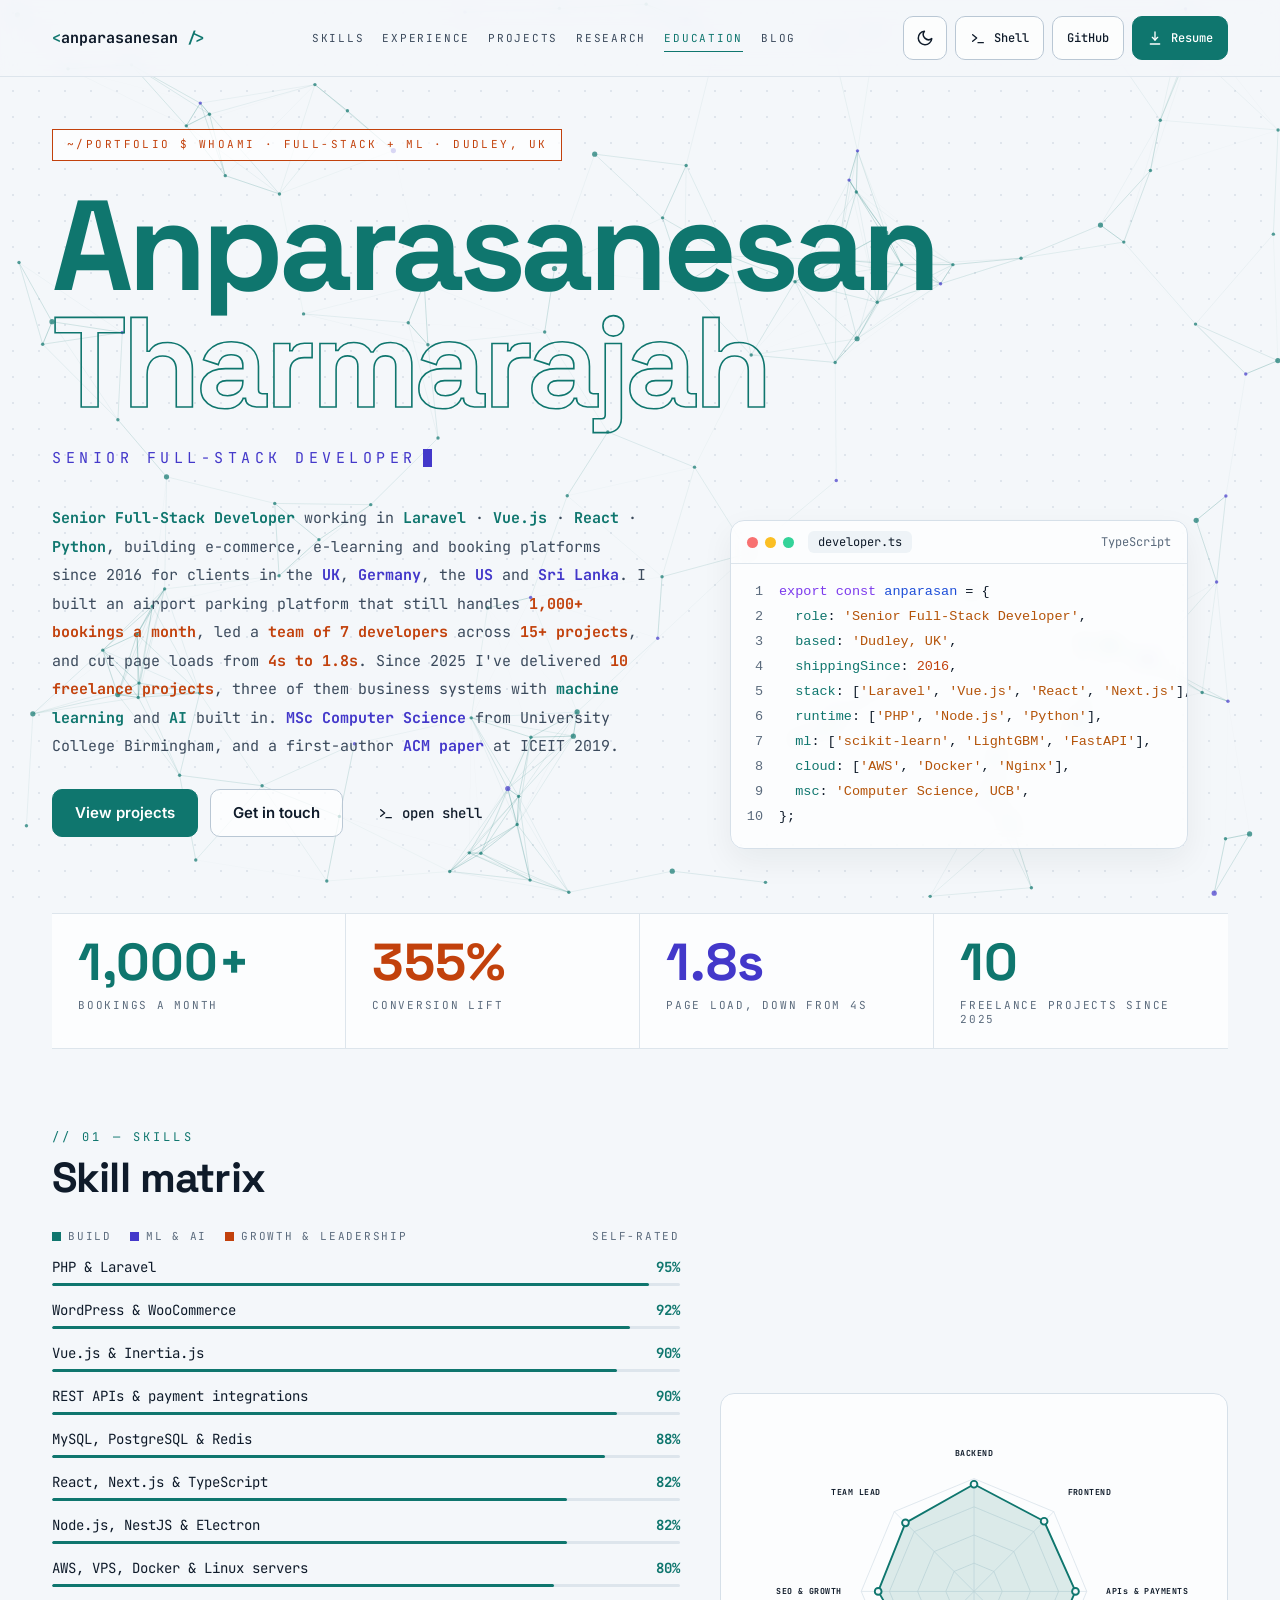
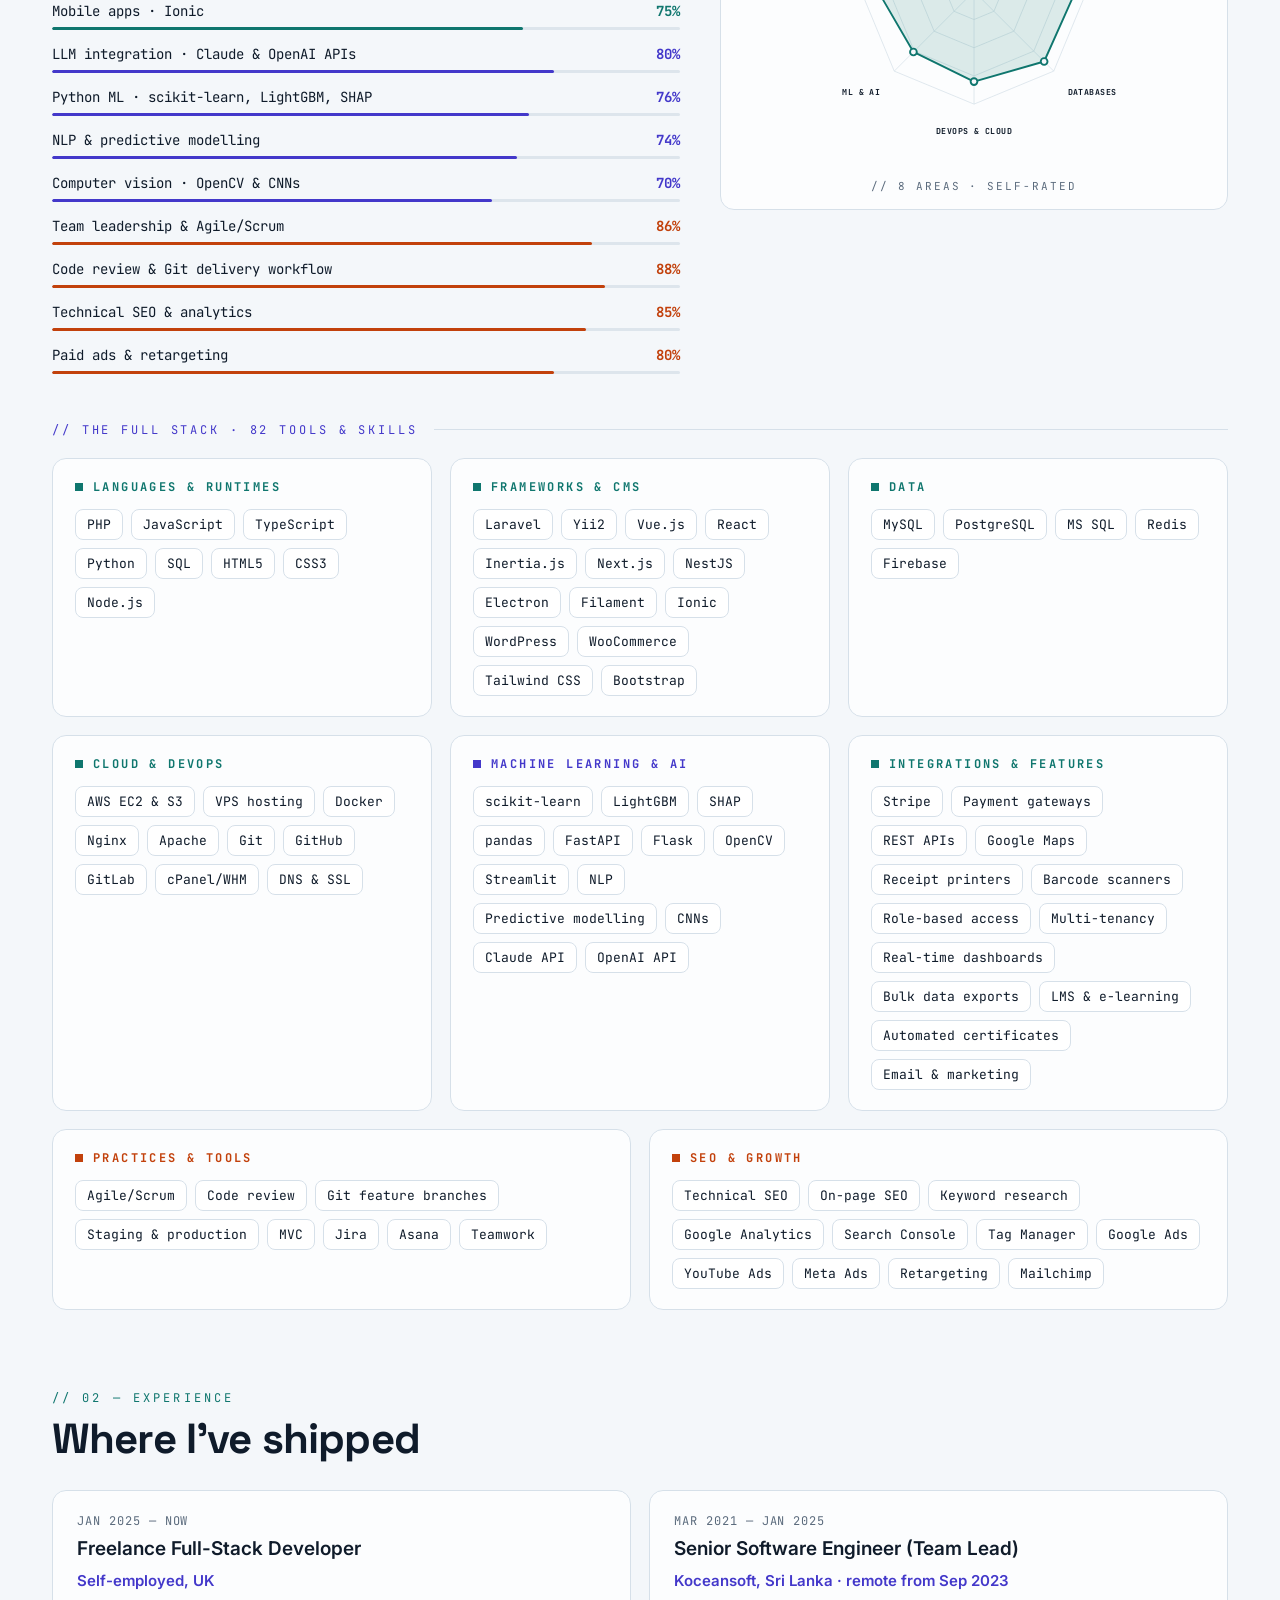
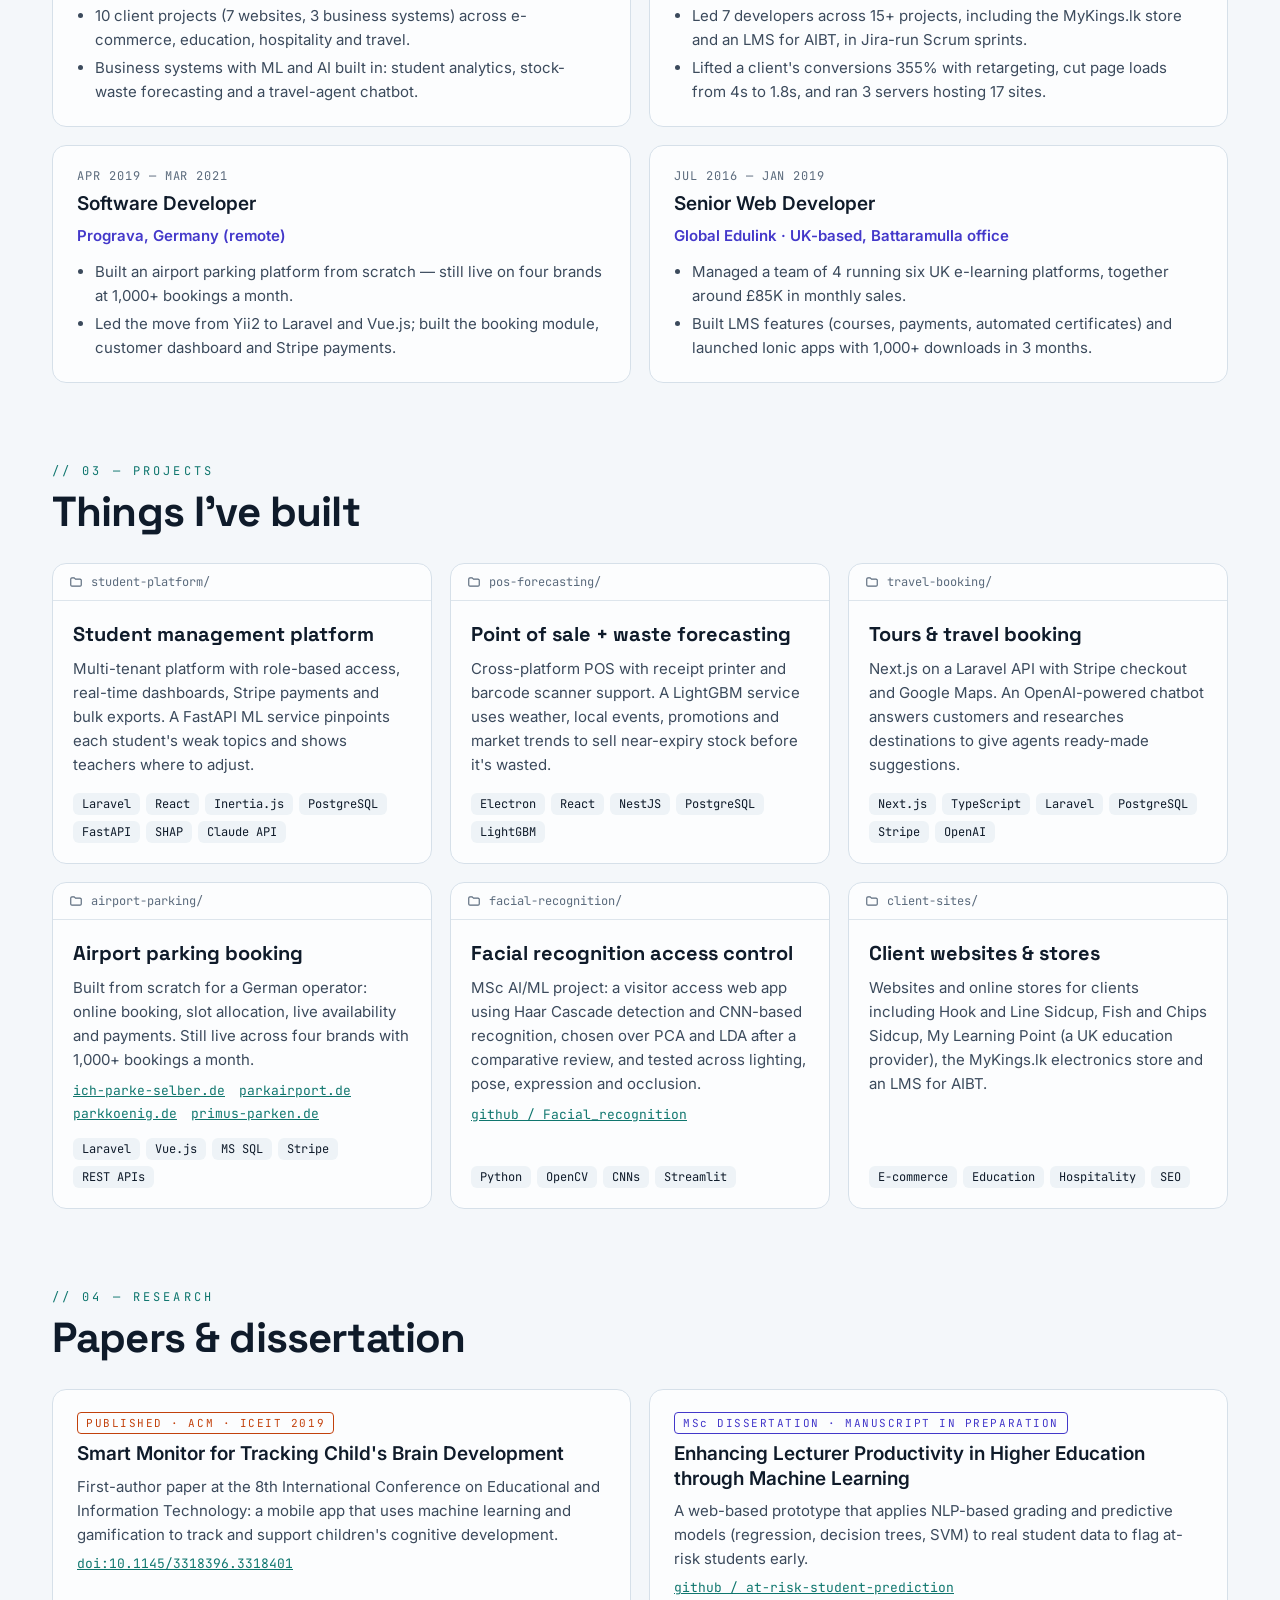
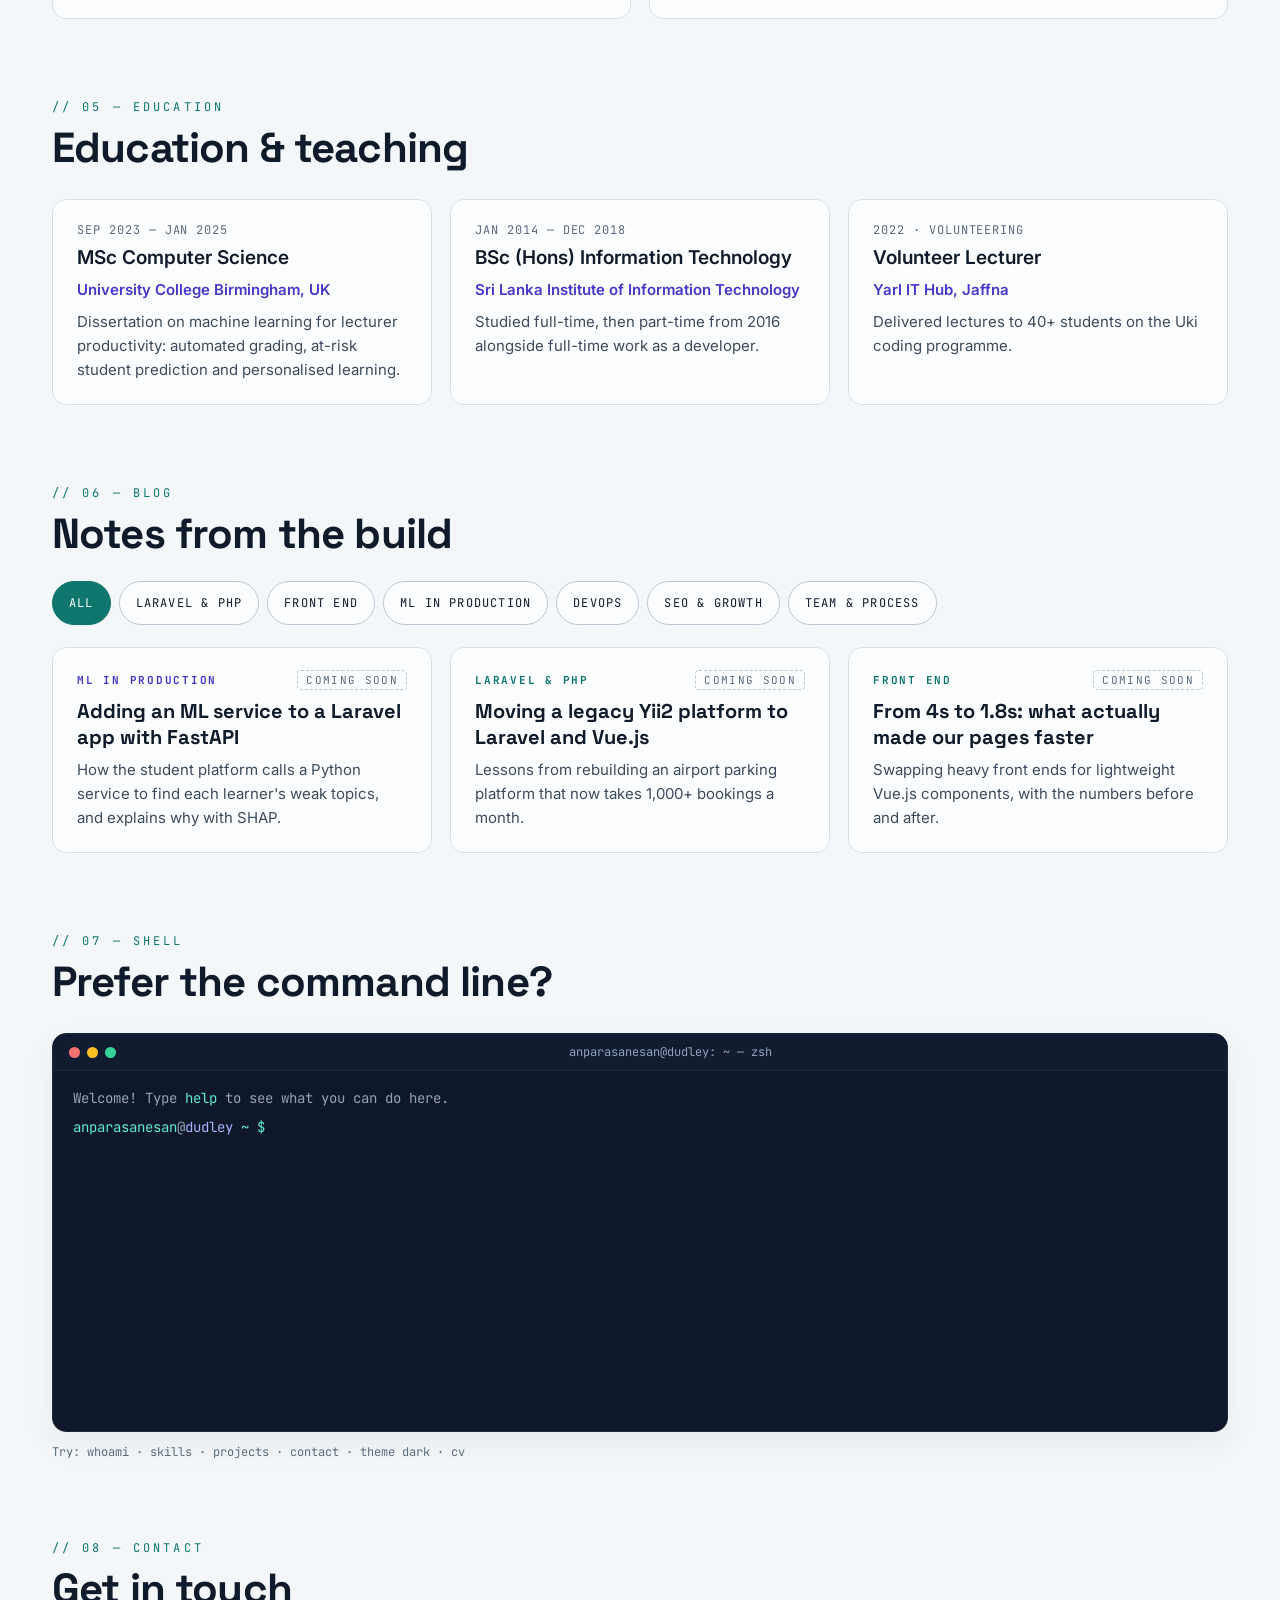
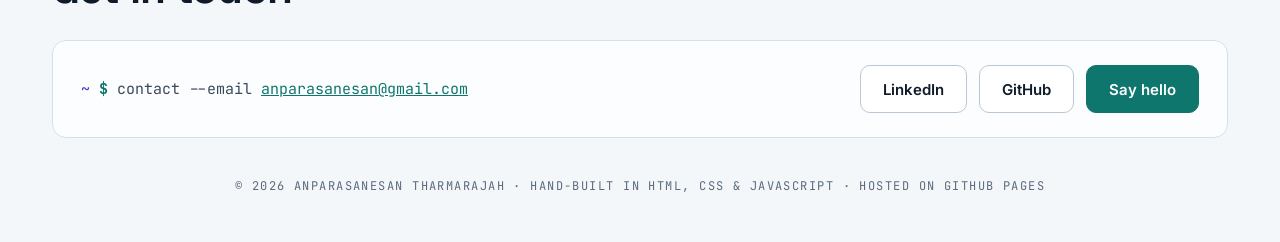
<file: index.html>
<!doctype html>
<html lang="en-GB">
<head>
<meta charset="utf-8">
<meta name="viewport" content="width=device-width, initial-scale=1">
<title>Anparasanesan Tharmarajah — Senior Full-Stack Developer (Laravel, Vue.js, React, Python)</title>
<meta name="description" content="Senior Full-Stack Developer in Dudley, UK. Laravel, Vue.js, React and Python — e-commerce, e-learning and booking platforms since 2016, now with machine learning built in.">
<meta name="author" content="Anparasanesan Tharmarajah">
<link rel="canonical" href="https://anparasanesan.github.io/">
<meta name="theme-color" content="#f4f7fa">
<meta property="og:type" content="website">
<meta property="og:title" content="Anparasanesan Tharmarajah — Senior Full-Stack Developer">
<meta property="og:description" content="Laravel, Vue.js, React and Python. E-commerce, e-learning and booking platforms since 2016, now with machine learning built in.">
<meta property="og:url" content="https://anparasanesan.github.io/">
<meta name="twitter:card" content="summary">
<link rel="icon" href="assets/img/favicon.svg" type="image/svg+xml">
<link rel="preconnect" href="https://fonts.googleapis.com">
<link rel="preconnect" href="https://fonts.gstatic.com" crossorigin>
<link href="https://fonts.googleapis.com/css2?family=Inter:wght@400;500;600&family=JetBrains+Mono:wght@400;500;700&family=Space+Grotesk:wght@500;700&display=swap" rel="stylesheet">
<link rel="stylesheet" href="assets/css/style.css">
<script>
  (function () {
    var d = document.documentElement;
    d.classList.add('js');
    try { var t = localStorage.getItem('theme'); if (t === 'dark' || t === 'light') d.setAttribute('data-theme', t); } catch (e) {}
  })();
</script>
<script type="application/ld+json">
{
  "@context": "https://schema.org",
  "@type": "Person",
  "name": "Anparasanesan Tharmarajah",
  "jobTitle": "Senior Full-Stack Developer",
  "url": "https://anparasanesan.github.io/",
  "email": "mailto:anparasanesan@gmail.com",
  "address": { "@type": "PostalAddress", "addressLocality": "Dudley", "addressRegion": "West Midlands", "addressCountry": "GB" },
  "alumniOf": [
    { "@type": "CollegeOrUniversity", "name": "University College Birmingham" },
    { "@type": "CollegeOrUniversity", "name": "Sri Lanka Institute of Information Technology" }
  ],
  "knowsAbout": ["Laravel", "PHP", "Vue.js", "React", "Next.js", "Node.js", "Python", "Machine learning", "SEO"],
  "sameAs": ["https://github.com/anparasanesan", "https://www.linkedin.com/in/anparasanesan"]
}
</script>
<script src="assets/js/main.js" defer></script>
</head>
<body>
<a class="skip" href="#main">Skip to main content</a>
<canvas id="net" aria-hidden="true"></canvas>

<header class="site-header">
  <div class="wrap nav-row">
    <a class="logo" href="#top" aria-label="Anparasanesan Tharmarajah, back to top"><span class="b">&lt;</span>anparasanesan<span class="s"> /</span><span class="b">&gt;</span></a>
    <nav aria-label="Sections">
      <ul class="nav-links" id="nav-links">
        <li><a href="#skills">SKILLS</a></li>
        <li><a href="#experience">EXPERIENCE</a></li>
        <li><a href="#projects">PROJECTS</a></li>
        <li><a href="#research">RESEARCH</a></li>
        <li><a href="#education">EDUCATION</a></li>
        <li><a href="#blog">BLOG</a></li>
      </ul>
    </nav>
    <div class="nav-actions">
      <button class="btn icon-btn" type="button" id="theme-toggle" aria-label="Switch to dark theme">
        <svg class="i-moon" viewBox="0 0 24 24" fill="none" stroke="currentColor" stroke-width="2" stroke-linecap="round" stroke-linejoin="round" aria-hidden="true"><path d="M21 12.8A9 9 0 1 1 11.2 3a7 7 0 0 0 9.8 9.8z"/></svg>
        <svg class="i-sun" viewBox="0 0 24 24" fill="none" stroke="currentColor" stroke-width="2" stroke-linecap="round" stroke-linejoin="round" aria-hidden="true"><circle cx="12" cy="12" r="4"/><path d="M12 2v2M12 20v2M4.9 4.9l1.4 1.4M17.7 17.7l1.4 1.4M2 12h2M20 12h2M4.9 19.1l1.4-1.4M17.7 6.3l1.4-1.4"/></svg>
      </button>
      <a class="btn btn-sm hide-sm" href="#shell" data-open-shell>
        <svg viewBox="0 0 24 24" fill="none" stroke="currentColor" stroke-width="2" stroke-linecap="round" stroke-linejoin="round" aria-hidden="true"><path d="m4 17 6-5-6-5"/><path d="M12 19h8"/></svg>Shell</a>
      <a class="btn btn-sm hide-sm" href="https://github.com/anparasanesan" rel="me noopener" target="_blank">GitHub</a>
      <a class="btn btn-sm btn-primary resume-btn" href="assets/Anparasanesan_Tharmarajah_CV.pdf" target="_blank" rel="noopener" aria-label="Resume (PDF)">
        <svg viewBox="0 0 24 24" fill="none" stroke="currentColor" stroke-width="2" stroke-linecap="round" stroke-linejoin="round" aria-hidden="true"><path d="M12 3v12"/><path d="m8 11 4 4 4-4"/><path d="M5 21h14"/></svg><span class="lbl">Resume</span></a>
      <button class="btn icon-btn menu-btn" type="button" id="menu-btn" aria-expanded="false" aria-controls="nav-links" aria-label="Open menu">
        <svg viewBox="0 0 24 24" fill="none" stroke="currentColor" stroke-width="2" stroke-linecap="round" aria-hidden="true"><path d="M4 7h16M4 12h16M4 17h16"/></svg>
      </button>
    </div>
  </div>
</header>

<main id="main">
<div class="wrap" id="top">

  <!-- ============ HERO ============ -->
  <section class="hero" id="about" aria-labelledby="name">
    <div class="tag">~/PORTFOLIO $ WHOAMI · FULL-STACK + ML · DUDLEY, UK</div>
    <h1 class="name" id="name"><span class="first">Anparasanesan</span><span class="last">Tharmarajah</span></h1>
    <p class="role"><span class="sr-only">Senior Full-Stack Developer</span><span id="typed" aria-hidden="true">SENIOR FULL-STACK DEVELOPER</span><span class="cursor" aria-hidden="true"></span></p>

    <div class="hero-row">
      <div class="hero-copy">
        <p class="intro"><b class="c-t">Senior Full-Stack Developer</b> working in <b class="c-t">Laravel</b> · <b class="c-t">Vue.js</b> · <b class="c-t">React</b> · <b class="c-t">Python</b>, building e-commerce, e-learning and booking platforms since 2016 for clients in the <b class="c-i">UK</b>, <b class="c-i">Germany</b>, the <b class="c-i">US</b> and <b class="c-i">Sri Lanka</b>. I built an airport parking platform that still handles <b class="c-c">1,000+ bookings a month</b>, led a <b class="c-c">team of 7 developers</b> across <b class="c-c">15+ projects</b>, and cut page loads from <b class="c-c">4s to 1.8s</b>. Since 2025 I've delivered <b class="c-c">10 freelance projects</b>, three of them business systems with <b class="c-t">machine learning</b> and <b class="c-t">AI</b> built in. <b class="c-i">MSc Computer Science</b> from University College Birmingham, and a first-author <b class="c-i">ACM paper</b> at ICEIT 2019.</p>
        <div class="cta">
          <a class="btn btn-lg btn-primary" href="#projects">View projects</a>
          <a class="btn btn-lg" href="mailto:anparasanesan@gmail.com">Get in touch</a>
          <a class="btn btn-lg btn-ghost" href="#shell" data-open-shell>
            <svg viewBox="0 0 24 24" fill="none" stroke="currentColor" stroke-width="2" stroke-linecap="round" stroke-linejoin="round" aria-hidden="true"><path d="m4 17 6-5-6-5"/><path d="M12 19h8"/></svg>open shell</a>
        </div>
      </div>

      <figure class="glass code-card" aria-label="A summary of my profile written as TypeScript">
        <div class="code-head">
          <div class="dots" aria-hidden="true"><i></i><i></i><i></i></div>
          <span class="file-tab">developer.ts</span>
          <span class="code-lang">TypeScript</span>
        </div>
<pre class="code"><code><span class="ln"><span class="k">export const</span> <span class="n">anparasan</span> = {</span><span class="ln">  <span class="p">role</span>: <span class="s">'Senior Full-Stack Developer'</span>,</span><span class="ln">  <span class="p">based</span>: <span class="s">'Dudley, UK'</span>,</span><span class="ln">  <span class="p">shippingSince</span>: <span class="m">2016</span>,</span><span class="ln">  <span class="p">stack</span>: [<span class="s">'Laravel'</span>, <span class="s">'Vue.js'</span>, <span class="s">'React'</span>, <span class="s">'Next.js'</span>],</span><span class="ln">  <span class="p">runtime</span>: [<span class="s">'PHP'</span>, <span class="s">'Node.js'</span>, <span class="s">'Python'</span>],</span><span class="ln">  <span class="p">ml</span>: [<span class="s">'scikit-learn'</span>, <span class="s">'LightGBM'</span>, <span class="s">'FastAPI'</span>],</span><span class="ln">  <span class="p">cloud</span>: [<span class="s">'AWS'</span>, <span class="s">'Docker'</span>, <span class="s">'Nginx'</span>],</span><span class="ln">  <span class="p">msc</span>: <span class="s">'Computer Science, UCB'</span>,</span><span class="ln">};</span></code></pre>
      </figure>
    </div>
  </section>

  <!-- ============ STATS ============ -->
  <section class="stats reveal" aria-label="Impact in numbers">
    <div class="stat"><b class="c-t" data-count="1000" data-suffix="+">1,000+</b><span>bookings a month</span></div>
    <div class="stat"><b class="c-c" data-count="355" data-suffix="%">355%</b><span>conversion lift</span></div>
    <div class="stat"><b class="c-i" data-count="1.8" data-decimals="1" data-suffix="s">1.8s</b><span>page load, down from 4s</span></div>
    <div class="stat"><b class="c-t" data-count="10">10</b><span>freelance projects since 2025</span></div>
  </section>

  <!-- ============ SKILLS ============ -->
  <section class="section" id="skills" aria-labelledby="skills-h">
    <p class="eyebrow">// 01 — Skills</p>
    <h2 id="skills-h">Skill matrix</h2>
    <div class="matrix">
      <div class="bars reveal">
        <div class="legend">
          <div class="keys"><span><i style="background: var(--accent)"></i>BUILD</span><span><i style="background: var(--indigo)"></i>ML &amp; AI</span><span><i style="background: var(--coral)"></i>GROWTH &amp; LEADERSHIP</span></div>
          <span>SELF-RATED</span>
        </div>
        <div class="bar t"><div class="bar-top"><span>PHP &amp; Laravel</span><b>95%</b></div><div class="track"><div class="fill" style="--v: 95%"></div></div></div>
        <div class="bar t"><div class="bar-top"><span>WordPress &amp; WooCommerce</span><b>92%</b></div><div class="track"><div class="fill" style="--v: 92%"></div></div></div>
        <div class="bar t"><div class="bar-top"><span>Vue.js &amp; Inertia.js</span><b>90%</b></div><div class="track"><div class="fill" style="--v: 90%"></div></div></div>
        <div class="bar t"><div class="bar-top"><span>REST APIs &amp; payment integrations</span><b>90%</b></div><div class="track"><div class="fill" style="--v: 90%"></div></div></div>
        <div class="bar t"><div class="bar-top"><span>MySQL, PostgreSQL &amp; Redis</span><b>88%</b></div><div class="track"><div class="fill" style="--v: 88%"></div></div></div>
        <div class="bar t"><div class="bar-top"><span>React, Next.js &amp; TypeScript</span><b>82%</b></div><div class="track"><div class="fill" style="--v: 82%"></div></div></div>
        <div class="bar t"><div class="bar-top"><span>Node.js, NestJS &amp; Electron</span><b>82%</b></div><div class="track"><div class="fill" style="--v: 82%"></div></div></div>
        <div class="bar t"><div class="bar-top"><span>AWS, VPS, Docker &amp; Linux servers</span><b>80%</b></div><div class="track"><div class="fill" style="--v: 80%"></div></div></div>
        <div class="bar t"><div class="bar-top"><span>Mobile apps · Ionic</span><b>75%</b></div><div class="track"><div class="fill" style="--v: 75%"></div></div></div>
        <div class="bar i"><div class="bar-top"><span>LLM integration · Claude &amp; OpenAI APIs</span><b>80%</b></div><div class="track"><div class="fill" style="--v: 80%"></div></div></div>
        <div class="bar i"><div class="bar-top"><span>Python ML · scikit-learn, LightGBM, SHAP</span><b>76%</b></div><div class="track"><div class="fill" style="--v: 76%"></div></div></div>
        <div class="bar i"><div class="bar-top"><span>NLP &amp; predictive modelling</span><b>74%</b></div><div class="track"><div class="fill" style="--v: 74%"></div></div></div>
        <div class="bar i"><div class="bar-top"><span>Computer vision · OpenCV &amp; CNNs</span><b>70%</b></div><div class="track"><div class="fill" style="--v: 70%"></div></div></div>
        <div class="bar c"><div class="bar-top"><span>Team leadership &amp; Agile/Scrum</span><b>86%</b></div><div class="track"><div class="fill" style="--v: 86%"></div></div></div>
        <div class="bar c"><div class="bar-top"><span>Code review &amp; Git delivery workflow</span><b>88%</b></div><div class="track"><div class="fill" style="--v: 88%"></div></div></div>
        <div class="bar c"><div class="bar-top"><span>Technical SEO &amp; analytics</span><b>85%</b></div><div class="track"><div class="fill" style="--v: 85%"></div></div></div>
        <div class="bar c"><div class="bar-top"><span>Paid ads &amp; retargeting</span><b>80%</b></div><div class="track"><div class="fill" style="--v: 80%"></div></div></div>
      </div>

      <div class="glass radar-card reveal">
        <svg class="radar" viewBox="-80 -6 620 478" role="img" aria-label="Skill radar, self-rated: backend 95, frontend 88, APIs and payments 90, databases 88, DevOps and cloud 80, ML and AI 76, SEO and growth 85, team lead 86">
<polygon class="r-grid" points="230.0,192.5 256.5,203.5 267.5,230.0 256.5,256.5 230.0,267.5 203.5,256.5 192.5,230.0 203.5,203.5"></polygon>
<polygon class="r-grid" points="230.0,155.0 283.0,177.0 305.0,230.0 283.0,283.0 230.0,305.0 177.0,283.0 155.0,230.0 177.0,177.0"></polygon>
<polygon class="r-grid" points="230.0,117.5 309.5,150.5 342.5,230.0 309.5,309.5 230.0,342.5 150.5,309.5 117.5,230.0 150.5,150.5"></polygon>
<polygon class="r-grid" points="230.0,80.0 336.1,123.9 380.0,230.0 336.1,336.1 230.0,380.0 123.9,336.1 80.0,230.0 123.9,123.9"></polygon>
<line class="r-grid" x1="230" y1="230" x2="230.0" y2="80.0"></line>
<line class="r-grid" x1="230" y1="230" x2="336.1" y2="123.9"></line>
<line class="r-grid" x1="230" y1="230" x2="380.0" y2="230.0"></line>
<line class="r-grid" x1="230" y1="230" x2="336.1" y2="336.1"></line>
<line class="r-grid" x1="230" y1="230" x2="230.0" y2="380.0"></line>
<line class="r-grid" x1="230" y1="230" x2="123.9" y2="336.1"></line>
<line class="r-grid" x1="230" y1="230" x2="80.0" y2="230.0"></line>
<line class="r-grid" x1="230" y1="230" x2="123.9" y2="123.9"></line>
<g class="r-shape"><polygon class="r-val" points="230.0,87.5 323.3,136.7 365.0,230.0 323.3,323.3 230.0,350.0 149.4,310.6 102.5,230.0 138.8,138.8"></polygon>
<circle class="r-dot" cx="230.0" cy="87.5" r="4.5"></circle>
<circle class="r-dot" cx="323.3" cy="136.7" r="4.5"></circle>
<circle class="r-dot" cx="365.0" cy="230.0" r="4.5"></circle>
<circle class="r-dot" cx="323.3" cy="323.3" r="4.5"></circle>
<circle class="r-dot" cx="230.0" cy="350.0" r="4.5"></circle>
<circle class="r-dot" cx="149.4" cy="310.6" r="4.5"></circle>
<circle class="r-dot" cx="102.5" cy="230.0" r="4.5"></circle>
<circle class="r-dot" cx="138.8" cy="138.8" r="4.5"></circle>
</g>
<text class="r-label" x="230.0" y="50.0" text-anchor="middle">BACKEND</text>
<text class="r-label" x="354.5" y="101.5" text-anchor="start">FRONTEND</text>
<text class="r-label" x="406.0" y="234.0" text-anchor="start">APIs &amp; PAYMENTS</text>
<text class="r-label" x="354.5" y="368.5" text-anchor="start">DATABASES</text>
<text class="r-label" x="230.0" y="420.0" text-anchor="middle">DEVOPS &amp; CLOUD</text>
<text class="r-label" x="105.5" y="368.5" text-anchor="end">ML &amp; AI</text>
<text class="r-label" x="54.0" y="234.0" text-anchor="end">SEO &amp; GROWTH</text>
<text class="r-label" x="105.5" y="101.5" text-anchor="end">TEAM LEAD</text>
        </svg>
        <span class="caption">// 8 AREAS · SELF-RATED</span>
      </div>
    </div>

    <p class="rule">// The full stack · 82 tools &amp; skills</p>
    <div class="grid">
      <article class="glass stack-card reveal"><h3 class="c-t">LANGUAGES &amp; RUNTIMES</h3><ul class="chips"><li>PHP</li><li>JavaScript</li><li>TypeScript</li><li>Python</li><li>SQL</li><li>HTML5</li><li>CSS3</li><li>Node.js</li></ul></article>
      <article class="glass stack-card reveal"><h3 class="c-t">FRAMEWORKS &amp; CMS</h3><ul class="chips"><li>Laravel</li><li>Yii2</li><li>Vue.js</li><li>React</li><li>Inertia.js</li><li>Next.js</li><li>NestJS</li><li>Electron</li><li>Filament</li><li>Ionic</li><li>WordPress</li><li>WooCommerce</li><li>Tailwind CSS</li><li>Bootstrap</li></ul></article>
      <article class="glass stack-card reveal"><h3 class="c-t">DATA</h3><ul class="chips"><li>MySQL</li><li>PostgreSQL</li><li>MS SQL</li><li>Redis</li><li>Firebase</li></ul></article>
      <article class="glass stack-card reveal"><h3 class="c-t">CLOUD &amp; DEVOPS</h3><ul class="chips"><li>AWS EC2 &amp; S3</li><li>VPS hosting</li><li>Docker</li><li>Nginx</li><li>Apache</li><li>Git</li><li>GitHub</li><li>GitLab</li><li>cPanel/WHM</li><li>DNS &amp; SSL</li></ul></article>
      <article class="glass stack-card reveal"><h3 class="c-i">MACHINE LEARNING &amp; AI</h3><ul class="chips"><li>scikit-learn</li><li>LightGBM</li><li>SHAP</li><li>pandas</li><li>FastAPI</li><li>Flask</li><li>OpenCV</li><li>Streamlit</li><li>NLP</li><li>Predictive modelling</li><li>CNNs</li><li>Claude API</li><li>OpenAI API</li></ul></article>
      <article class="glass stack-card reveal"><h3 class="c-t">INTEGRATIONS &amp; FEATURES</h3><ul class="chips"><li>Stripe</li><li>Payment gateways</li><li>REST APIs</li><li>Google Maps</li><li>Receipt printers</li><li>Barcode scanners</li><li>Role-based access</li><li>Multi-tenancy</li><li>Real-time dashboards</li><li>Bulk data exports</li><li>LMS &amp; e-learning</li><li>Automated certificates</li><li>Email &amp; marketing</li></ul></article>
      <article class="glass stack-card reveal"><h3 class="c-c">PRACTICES &amp; TOOLS</h3><ul class="chips"><li>Agile/Scrum</li><li>Code review</li><li>Git feature branches</li><li>Staging &amp; production</li><li>MVC</li><li>Jira</li><li>Asana</li><li>Teamwork</li></ul></article>
      <article class="glass stack-card reveal"><h3 class="c-c">SEO &amp; GROWTH</h3><ul class="chips"><li>Technical SEO</li><li>On-page SEO</li><li>Keyword research</li><li>Google Analytics</li><li>Search Console</li><li>Tag Manager</li><li>Google Ads</li><li>YouTube Ads</li><li>Meta Ads</li><li>Retargeting</li><li>Mailchimp</li></ul></article>
    </div>
  </section>

  <!-- ============ EXPERIENCE ============ -->
  <section class="section" id="experience" aria-labelledby="exp-h">
    <p class="eyebrow">// 02 — Experience</p>
    <h2 id="exp-h">Where I've shipped</h2>
    <div class="grid">
      <article class="glass card wide reveal">
        <span class="meta">Jan 2025 — now</span>
        <h3>Freelance Full-Stack Developer</h3>
        <span class="org">Self-employed, UK</span>
        <ul class="points">
          <li>10 client projects (7 websites, 3 business systems) across e-commerce, education, hospitality and travel.</li>
          <li>Business systems with ML and AI built in: student analytics, stock-waste forecasting and a travel-agent chatbot.</li>
        </ul>
      </article>
      <article class="glass card wide reveal">
        <span class="meta">Mar 2021 — Jan 2025</span>
        <h3>Senior Software Engineer (Team Lead)</h3>
        <span class="org">Koceansoft, Sri Lanka · remote from Sep 2023</span>
        <ul class="points">
          <li>Led 7 developers across 15+ projects, including the MyKings.lk store and an LMS for AIBT, in Jira-run Scrum sprints.</li>
          <li>Lifted a client's conversions 355% with retargeting, cut page loads from 4s to 1.8s, and ran 3 servers hosting 17 sites.</li>
        </ul>
      </article>
      <article class="glass card wide reveal">
        <span class="meta">Apr 2019 — Mar 2021</span>
        <h3>Software Developer</h3>
        <span class="org">Prograva, Germany (remote)</span>
        <ul class="points">
          <li>Built an airport parking platform from scratch — still live on four brands at 1,000+ bookings a month.</li>
          <li>Led the move from Yii2 to Laravel and Vue.js; built the booking module, customer dashboard and Stripe payments.</li>
        </ul>
      </article>
      <article class="glass card wide reveal">
        <span class="meta">Jul 2016 — Jan 2019</span>
        <h3>Senior Web Developer</h3>
        <span class="org">Global Edulink · UK-based, Battaramulla office</span>
        <ul class="points">
          <li>Managed a team of 4 running six UK e-learning platforms, together around £85K in monthly sales.</li>
          <li>Built LMS features (courses, payments, automated certificates) and launched Ionic apps with 1,000+ downloads in 3 months.</li>
        </ul>
      </article>
    </div>
  </section>

  <!-- ============ PROJECTS ============ -->
  <section class="section" id="projects" aria-labelledby="proj-h">
    <p class="eyebrow">// 03 — Projects</p>
    <h2 id="proj-h">Things I've built</h2>
    <div class="grid">
      <article class="glass card proj reveal">
        <div class="proj-head"><svg viewBox="0 0 24 24" fill="none" stroke="currentColor" stroke-width="2" stroke-linecap="round" stroke-linejoin="round" aria-hidden="true"><path d="M3 7a2 2 0 0 1 2-2h4l2 2h8a2 2 0 0 1 2 2v8a2 2 0 0 1-2 2H5a2 2 0 0 1-2-2z"/></svg>student-platform/</div>
        <div class="proj-body">
          <h3>Student management platform</h3>
          <p>Multi-tenant platform with role-based access, real-time dashboards, Stripe payments and bulk exports. A FastAPI ML service pinpoints each student's weak topics and shows teachers where to adjust.</p>
          <ul class="tags"><li>Laravel</li><li>React</li><li>Inertia.js</li><li>PostgreSQL</li><li>FastAPI</li><li>SHAP</li><li>Claude API</li></ul>
        </div>
      </article>
      <article class="glass card proj reveal">
        <div class="proj-head"><svg viewBox="0 0 24 24" fill="none" stroke="currentColor" stroke-width="2" stroke-linecap="round" stroke-linejoin="round" aria-hidden="true"><path d="M3 7a2 2 0 0 1 2-2h4l2 2h8a2 2 0 0 1 2 2v8a2 2 0 0 1-2 2H5a2 2 0 0 1-2-2z"/></svg>pos-forecasting/</div>
        <div class="proj-body">
          <h3>Point of sale + waste forecasting</h3>
          <p>Cross-platform POS with receipt printer and barcode scanner support. A LightGBM service uses weather, local events, promotions and market trends to sell near-expiry stock before it's wasted.</p>
          <ul class="tags"><li>Electron</li><li>React</li><li>NestJS</li><li>PostgreSQL</li><li>LightGBM</li></ul>
        </div>
      </article>
      <article class="glass card proj reveal">
        <div class="proj-head"><svg viewBox="0 0 24 24" fill="none" stroke="currentColor" stroke-width="2" stroke-linecap="round" stroke-linejoin="round" aria-hidden="true"><path d="M3 7a2 2 0 0 1 2-2h4l2 2h8a2 2 0 0 1 2 2v8a2 2 0 0 1-2 2H5a2 2 0 0 1-2-2z"/></svg>travel-booking/</div>
        <div class="proj-body">
          <h3>Tours &amp; travel booking</h3>
          <p>Next.js on a Laravel API with Stripe checkout and Google Maps. An OpenAI-powered chatbot answers customers and researches destinations to give agents ready-made suggestions.</p>
          <ul class="tags"><li>Next.js</li><li>TypeScript</li><li>Laravel</li><li>PostgreSQL</li><li>Stripe</li><li>OpenAI</li></ul>
        </div>
      </article>
      <article class="glass card proj reveal">
        <div class="proj-head"><svg viewBox="0 0 24 24" fill="none" stroke="currentColor" stroke-width="2" stroke-linecap="round" stroke-linejoin="round" aria-hidden="true"><path d="M3 7a2 2 0 0 1 2-2h4l2 2h8a2 2 0 0 1 2 2v8a2 2 0 0 1-2 2H5a2 2 0 0 1-2-2z"/></svg>airport-parking/</div>
        <div class="proj-body">
          <h3>Airport parking booking</h3>
          <p>Built from scratch for a German operator: online booking, slot allocation, live availability and payments. Still live across four brands with 1,000+ bookings a month.</p>
          <div class="links"><a href="https://ich-parke-selber.de" target="_blank" rel="noopener">ich-parke-selber.de</a><a href="https://parkairport.de" target="_blank" rel="noopener">parkairport.de</a><a href="https://parkkoenig.de" target="_blank" rel="noopener">parkkoenig.de</a><a href="https://primus-parken.de" target="_blank" rel="noopener">primus-parken.de</a></div>
          <ul class="tags"><li>Laravel</li><li>Vue.js</li><li>MS SQL</li><li>Stripe</li><li>REST APIs</li></ul>
        </div>
      </article>
      <article class="glass card proj reveal">
        <div class="proj-head"><svg viewBox="0 0 24 24" fill="none" stroke="currentColor" stroke-width="2" stroke-linecap="round" stroke-linejoin="round" aria-hidden="true"><path d="M3 7a2 2 0 0 1 2-2h4l2 2h8a2 2 0 0 1 2 2v8a2 2 0 0 1-2 2H5a2 2 0 0 1-2-2z"/></svg>facial-recognition/</div>
        <div class="proj-body">
          <h3>Facial recognition access control</h3>
          <p>MSc AI/ML project: a visitor access web app using Haar Cascade detection and CNN-based recognition, chosen over PCA and LDA after a comparative review, and tested across lighting, pose, expression and occlusion.</p>
          <div class="links"><a href="https://github.com/anparasanesan/Facial_recognition" target="_blank" rel="noopener">github / Facial_recognition</a></div>
          <ul class="tags"><li>Python</li><li>OpenCV</li><li>CNNs</li><li>Streamlit</li></ul>
        </div>
      </article>
      <article class="glass card proj reveal">
        <div class="proj-head"><svg viewBox="0 0 24 24" fill="none" stroke="currentColor" stroke-width="2" stroke-linecap="round" stroke-linejoin="round" aria-hidden="true"><path d="M3 7a2 2 0 0 1 2-2h4l2 2h8a2 2 0 0 1 2 2v8a2 2 0 0 1-2 2H5a2 2 0 0 1-2-2z"/></svg>client-sites/</div>
        <div class="proj-body">
          <h3>Client websites &amp; stores</h3>
          <p>Websites and online stores for clients including Hook and Line Sidcup, Fish and Chips Sidcup, My Learning Point (a UK education provider), the MyKings.lk electronics store and an LMS for AIBT.</p>
          <ul class="tags"><li>E-commerce</li><li>Education</li><li>Hospitality</li><li>SEO</li></ul>
        </div>
      </article>
    </div>
  </section>

  <!-- ============ RESEARCH ============ -->
  <section class="section" id="research" aria-labelledby="res-h">
    <p class="eyebrow">// 04 — Research</p>
    <h2 id="res-h">Papers &amp; dissertation</h2>
    <div class="grid">
      <article class="glass card wide reveal">
        <span class="badge c-c">PUBLISHED · ACM · ICEIT 2019</span>
        <h3>Smart Monitor for Tracking Child's Brain Development</h3>
        <p>First-author paper at the 8th International Conference on Educational and Information Technology: a mobile app that uses machine learning and gamification to track and support children's cognitive development.</p>
        <div class="links"><a href="https://doi.org/10.1145/3318396.3318401" target="_blank" rel="noopener">doi:10.1145/3318396.3318401</a></div>
      </article>
      <article class="glass card wide reveal">
        <span class="badge c-i">MSc DISSERTATION · MANUSCRIPT IN PREPARATION</span>
        <h3>Enhancing Lecturer Productivity in Higher Education through Machine Learning</h3>
        <p>A web-based prototype that applies NLP-based grading and predictive models (regression, decision trees, SVM) to real student data to flag at-risk students early.</p>
        <div class="links"><a href="https://github.com/anparasanesan/at-risk-student-prediction" target="_blank" rel="noopener">github / at-risk-student-prediction</a></div>
      </article>
    </div>
  </section>

  <!-- ============ EDUCATION ============ -->
  <section class="section" id="education" aria-labelledby="edu-h">
    <p class="eyebrow">// 05 — Education</p>
    <h2 id="edu-h">Education &amp; teaching</h2>
    <div class="grid">
      <article class="glass card reveal">
        <span class="meta">Sep 2023 — Jan 2025</span>
        <h3>MSc Computer Science</h3>
        <span class="org">University College Birmingham, UK</span>
        <p>Dissertation on machine learning for lecturer productivity: automated grading, at-risk student prediction and personalised learning.</p>
      </article>
      <article class="glass card reveal">
        <span class="meta">Jan 2014 — Dec 2018</span>
        <h3>BSc (Hons) Information Technology</h3>
        <span class="org">Sri Lanka Institute of Information Technology</span>
        <p>Studied full-time, then part-time from 2016 alongside full-time work as a developer.</p>
      </article>
      <article class="glass card reveal">
        <span class="meta">2022 · Volunteering</span>
        <h3>Volunteer Lecturer</h3>
        <span class="org">Yarl IT Hub, Jaffna</span>
        <p>Delivered lectures to 40+ students on the Uki coding programme.</p>
      </article>
    </div>
  </section>

  <!-- ============ BLOG ============ -->
  <section class="section" id="blog" aria-labelledby="blog-h">
    <p class="eyebrow">// 06 — Blog</p>
    <div class="sec-head"><h2 id="blog-h">Notes from the build</h2></div>
    <div class="pills" role="group" aria-label="Filter posts by topic">
      <button class="pill" type="button" aria-pressed="true" data-filter="all">ALL</button>
      <button class="pill" type="button" aria-pressed="false" data-filter="laravel">LARAVEL &amp; PHP</button>
      <button class="pill" type="button" aria-pressed="false" data-filter="frontend">FRONT END</button>
      <button class="pill" type="button" aria-pressed="false" data-filter="ml">ML IN PRODUCTION</button>
      <button class="pill" type="button" aria-pressed="false" data-filter="devops">DEVOPS</button>
      <button class="pill" type="button" aria-pressed="false" data-filter="growth">SEO &amp; GROWTH</button>
      <button class="pill" type="button" aria-pressed="false" data-filter="team">TEAM &amp; PROCESS</button>
    </div>
    <div class="grid" id="posts">
      <article class="glass card post reveal" data-track="ml">
        <div class="post-top"><span class="track-name c-i">ML IN PRODUCTION</span><span class="soon">COMING SOON</span></div>
        <h3>Adding an ML service to a Laravel app with FastAPI</h3>
        <p>How the student platform calls a Python service to find each learner's weak topics, and explains why with SHAP.</p>
      </article>
      <article class="glass card post reveal" data-track="laravel">
        <div class="post-top"><span class="track-name c-t">LARAVEL &amp; PHP</span><span class="soon">COMING SOON</span></div>
        <h3>Moving a legacy Yii2 platform to Laravel and Vue.js</h3>
        <p>Lessons from rebuilding an airport parking platform that now takes 1,000+ bookings a month.</p>
      </article>
      <article class="glass card post reveal" data-track="frontend">
        <div class="post-top"><span class="track-name c-t">FRONT END</span><span class="soon">COMING SOON</span></div>
        <h3>From 4s to 1.8s: what actually made our pages faster</h3>
        <p>Swapping heavy front ends for lightweight Vue.js components, with the numbers before and after.</p>
      </article>
    </div>
    <p class="empty-note" id="posts-empty" hidden>// No posts in this topic yet — first ones are on the way.</p>
  </section>

  <!-- ============ SHELL ============ -->
  <section class="section" id="shell" aria-labelledby="shell-h">
    <p class="eyebrow">// 07 — Shell</p>
    <h2 id="shell-h">Prefer the command line?</h2>
    <div class="term reveal">
      <div class="term-head"><div class="dots" aria-hidden="true"><i></i><i></i><i></i></div><span class="title">anparasanesan@dudley: ~ — zsh</span></div>
      <div class="term-body" id="term-body">
        <div class="term-out" id="term-out" aria-live="polite">
          <p class="dim">Welcome! Type <span class="ok">help</span> to see what you can do here.</p>
        </div>
        <form class="term-form" id="term-form" autocomplete="off">
          <span class="pr" aria-hidden="true">anparasanesan<span class="at">@</span><span class="host">dudley</span> ~ $</span>
          <label class="sr-only" for="term-input">Type a command</label>
          <input id="term-input" type="text" spellcheck="false" autocapitalize="off" enterkeyhint="send">
        </form>
      </div>
    </div>
    <p class="term-hint">Try: whoami · skills · projects · contact · theme dark · cv</p>
  </section>

  <!-- ============ CONTACT ============ -->
  <section class="section" id="contact" aria-labelledby="contact-h">
    <p class="eyebrow">// 08 — Contact</p>
    <h2 id="contact-h">Get in touch</h2>
    <div class="glass contact reveal">
      <div class="contact-line"><span class="c-i">~</span> <b class="c-t">$</b> contact --email <a href="mailto:anparasanesan@gmail.com">anparasanesan@gmail.com</a></div>
      <div class="contact-actions">
        <a class="btn btn-lg" href="https://www.linkedin.com/in/anparasanesan" target="_blank" rel="me noopener">LinkedIn</a>
        <a class="btn btn-lg" href="https://github.com/anparasanesan" target="_blank" rel="me noopener">GitHub</a>
        <a class="btn btn-lg btn-primary" href="mailto:anparasanesan@gmail.com">Say hello</a>
      </div>
    </div>
  </section>

</div>
</main>

<footer class="site-footer">
  <div class="wrap">© <span id="year">2026</span> Anparasanesan Tharmarajah · Hand-built in HTML, CSS &amp; JavaScript · Hosted on GitHub Pages</div>
</footer>
</body>
</html>
</file>
<file: assets/css/style.css>
/* ==========================================================
   Anparasanesan Tharmarajah — portfolio
   Light theme by default, dark theme via [data-theme="dark"]
   ========================================================== */

:root {
  --bg: #f4f7fa;
  --grid: #cdd6e0;
  --text: #0f1b2a;
  --body: #3b4a5c;
  --muted: #5b6b7d;
  --accent: #0f766e;
  --accent-ink: #ffffff;
  --indigo: #4338ca;
  --coral: #c2410c;
  --glass: rgba(255, 255, 255, 0.72);
  --glass-strong: rgba(255, 255, 255, 0.88);
  --header: rgba(244, 247, 250, 0.8);
  --line: #d6e0e9;
  --line-soft: #dde5ec;
  --chip: #eef3f7;
  --btn-border: #b9c7d4;
  --shadow: 0 12px 32px rgba(15, 27, 42, 0.06);
  --net-a: 15, 118, 110;
  --net-b: 67, 56, 202;
  --syn-kw: #7c3aed;
  --syn-name: #1d4ed8;
  --syn-key: #0f766e;
  --syn-str: #b45309;
  --syn-num: #c2410c;

  --mono: "JetBrains Mono", ui-monospace, SFMono-Regular, Menlo, Consolas, monospace;
  --display: "Space Grotesk", system-ui, sans-serif;
  --sans: Inter, system-ui, -apple-system, "Segoe UI", sans-serif;
  color-scheme: light;
}

[data-theme="dark"] {
  --bg: #0b1220;
  --grid: #1c2738;
  --text: #e6edf6;
  --body: #b6c2d1;
  --muted: #8b9bb0;
  --accent: #2dd4bf;
  --accent-ink: #06201d;
  --indigo: #a5b4fc;
  --coral: #fb923c;
  --glass: rgba(15, 23, 42, 0.62);
  --glass-strong: rgba(15, 23, 42, 0.82);
  --header: rgba(11, 18, 32, 0.8);
  --line: #223047;
  --line-soft: #1c2738;
  --chip: #18233a;
  --btn-border: #2c3b55;
  --shadow: 0 12px 32px rgba(0, 0, 0, 0.3);
  --net-a: 45, 212, 191;
  --net-b: 165, 180, 252;
  --syn-kw: #c4b5fd;
  --syn-name: #93c5fd;
  --syn-key: #5eead4;
  --syn-str: #fcd34d;
  --syn-num: #fdba74;
  color-scheme: dark;
}

/* ---------- base ---------- */
*, *::before, *::after { box-sizing: border-box; }
html { scroll-behavior: smooth; scroll-padding-top: 92px; }
body {
  margin: 0;
  background: var(--bg);
  color: var(--text);
  font-family: var(--sans);
  line-height: 1.5;
  -webkit-font-smoothing: antialiased;
  transition: background-color 0.3s, color 0.3s;
}
body::before {
  content: "";
  position: fixed;
  inset: 0;
  background-image: radial-gradient(var(--grid) 1px, transparent 1px);
  background-size: 26px 26px;
  opacity: 0.55;
  pointer-events: none;
  z-index: -2;
}
#net { position: fixed; inset: 0; width: 100%; height: 100%; pointer-events: none; z-index: -1; }
a { color: var(--accent); }
img, svg { max-width: 100%; }
:focus-visible { outline: 2px solid var(--accent); outline-offset: 3px; border-radius: 4px; }
.sr-only { position: absolute; width: 1px; height: 1px; padding: 0; margin: -1px; overflow: hidden; clip: rect(0 0 0 0); white-space: nowrap; border: 0; }
.skip { position: absolute; left: -9999px; top: 8px; z-index: 100; padding: 10px 14px; border-radius: 8px; background: var(--accent); color: var(--accent-ink); font-weight: 600; }
.skip:focus { left: 8px; }
.wrap { max-width: 1240px; margin: 0 auto; padding: 0 32px; }
@media (max-width: 640px) { .wrap { padding: 0 18px; } }

.glass {
  background: var(--glass);
  -webkit-backdrop-filter: blur(8px);
  backdrop-filter: blur(8px);
  border: 1px solid var(--line);
  border-radius: 14px;
}
.c-t { color: var(--accent); }
.c-i { color: var(--indigo); }
.c-c { color: var(--coral); }

/* ---------- buttons ---------- */
.btn {
  display: inline-flex;
  align-items: center;
  justify-content: center;
  gap: 8px;
  min-height: 44px;
  padding: 0 16px;
  border-radius: 10px;
  border: 1px solid var(--btn-border);
  background: var(--glass);
  color: var(--text);
  text-decoration: none;
  font: 600 15px/1 var(--sans);
  cursor: pointer;
  transition: transform 0.15s, background-color 0.15s, border-color 0.15s;
}
.btn:hover { transform: translateY(-1px); border-color: var(--accent); }
.btn svg { width: 16px; height: 16px; flex: none; }
.btn-sm { font: 500 12px/1 var(--mono); padding: 0 14px; }
.btn-lg { min-height: 48px; padding: 0 22px; }
.btn-primary { background: var(--accent); border-color: var(--accent); color: var(--accent-ink); }
.btn-ghost { background: transparent; border-color: transparent; font-family: var(--mono); font-weight: 500; font-size: 14px; }
.icon-btn { width: 44px; padding: 0; }
.icon-btn svg { width: 18px; height: 18px; }

/* ---------- header ---------- */
.site-header {
  position: sticky;
  top: 0;
  z-index: 50;
  background: var(--header);
  -webkit-backdrop-filter: blur(10px);
  backdrop-filter: blur(10px);
  border-bottom: 1px solid var(--line-soft);
}
.nav-row { display: flex; align-items: center; justify-content: space-between; gap: 16px; min-height: 76px; }
.logo { font: 700 15px var(--mono); color: var(--text); text-decoration: none; white-space: nowrap; }
.logo .b { color: var(--accent); }
.logo .s { color: var(--coral); }
.nav-links { display: flex; gap: 18px; list-style: none; margin: 0; padding: 0; font: 11px var(--mono); letter-spacing: 0.16em; }
.nav-links a { display: block; padding: 6px 0; color: var(--body); text-decoration: none; border-bottom: 1px solid transparent; transition: color 0.15s, border-color 0.15s; }
.nav-links a:hover, .nav-links a.active { color: var(--accent); border-bottom-color: var(--accent); }
.nav-actions { display: flex; align-items: center; gap: 8px; }
.menu-btn { display: none; }
[data-theme="dark"] .i-moon, .i-sun { display: none; }
[data-theme="dark"] .i-sun { display: block; }

@media (max-width: 1240px) {
  .menu-btn { display: inline-flex; }
  .nav-links {
    display: none;
    position: absolute;
    top: 100%;
    left: 0;
    right: 0;
    flex-direction: column;
    gap: 0;
    padding: 8px 32px 16px;
    background: var(--bg);
    border-bottom: 1px solid var(--line-soft);
    box-shadow: var(--shadow);
    font-size: 13px;
  }
  .nav-links.open { display: flex; }
  .nav-links a { padding: 12px 0; }
}
@media (max-width: 640px) {
  .hide-sm { display: none; }
  .logo { font-size: 13px; }
  .nav-row { gap: 10px; }
  .nav-actions { gap: 6px; }
  .resume-btn { width: 44px; padding: 0; }
  .resume-btn .lbl { display: none; }
}
@media (max-width: 400px) { .code-lang { display: none; } }

/* ---------- hero ---------- */
.hero { padding: 52px 0 40px; }
.tag {
  display: inline-block;
  padding: 6px 14px;
  border: 1px solid var(--coral);
  background: var(--glass);
  font: 11px/1.6 var(--mono);
  letter-spacing: 0.22em;
  color: var(--coral);
}
.name {
  margin: 26px 0 0;
  font-family: var(--display);
  font-weight: 700;
  letter-spacing: -0.04em;
  line-height: 0.92;
  font-size: clamp(34px, 10.2vw, 128px);
}
.name span { display: block; }
.name .first { color: var(--accent); }
.name .last { color: transparent; -webkit-text-stroke: 1.6px var(--accent); }
@supports not (-webkit-text-stroke: 1px black) { .name .last { color: var(--accent); opacity: 0.35; } }
.role { margin: 24px 0 0; min-height: 24px; display: flex; align-items: center; gap: 6px; font: 15px var(--mono); letter-spacing: 0.3em; color: var(--indigo); }
.cursor { display: inline-block; width: 9px; height: 18px; background: currentColor; animation: blink 1s steps(1) infinite; }
@keyframes blink { 50% { opacity: 0; } }
@media (max-width: 640px) { .role { font-size: 12px; letter-spacing: 0.18em; } }

.hero-row { display: flex; flex-wrap: wrap; gap: 40px; margin-top: 34px; align-items: flex-start; }
.hero-copy { flex: 1 1 540px; min-width: 0; }
.intro { margin: 0; font: 15px/1.9 var(--mono); color: var(--body); }
.intro b { font-weight: 700; }
.cta { display: flex; flex-wrap: wrap; gap: 12px; margin-top: 28px; }

.code-card { flex: 1 1 400px; min-width: 0; overflow: hidden; box-shadow: var(--shadow); }
.code-head { display: flex; align-items: center; gap: 14px; padding: 10px 16px; border-bottom: 1px solid var(--line-soft); }
.dots { display: flex; gap: 7px; }
.dots i { display: block; width: 11px; height: 11px; border-radius: 50%; }
.dots i:nth-child(1) { background: #f87171; }
.dots i:nth-child(2) { background: #fbbf24; }
.dots i:nth-child(3) { background: #34d399; }
.file-tab { font: 12px var(--mono); padding: 3px 10px; background: var(--chip); border-radius: 6px; }
.code-lang { margin-left: auto; font: 12px var(--mono); color: var(--muted); }
.code { margin: 0; padding: 16px 20px 18px 10px; font: 13.5px/1.85 var(--mono); color: var(--text); overflow-x: auto; counter-reset: ln; }
.code .ln { display: block; white-space: pre; }
.code .ln::before { counter-increment: ln; content: counter(ln); display: inline-block; width: 22px; margin-right: 16px; text-align: right; color: var(--muted); }
.k { color: var(--syn-kw); } .n { color: var(--syn-name); } .p { color: var(--syn-key); } .s { color: var(--syn-str); } .m { color: var(--syn-num); }

/* ---------- stats ---------- */
.stats { display: flex; flex-wrap: wrap; margin-top: 8px; border-top: 1px solid var(--line-soft); border-bottom: 1px solid var(--line-soft); background: var(--glass); -webkit-backdrop-filter: blur(6px); backdrop-filter: blur(6px); }
.stat { flex: 1 1 220px; padding: 22px 26px; border-right: 1px solid var(--line-soft); }
.stat:last-child { border-right: 0; }
.stat b { display: block; font: 700 52px/1 var(--display); }
.stat span { display: block; margin-top: 10px; font: 11px var(--mono); letter-spacing: 0.16em; color: var(--muted); text-transform: uppercase; }

/* ---------- sections ---------- */
.section { padding: 80px 0 0; }
.eyebrow { margin: 0; font: 12px var(--mono); letter-spacing: 0.26em; color: var(--accent); text-transform: uppercase; }
.section h2 { margin: 10px 0 28px; font: 700 42px/1.1 var(--display); letter-spacing: -0.02em; color: var(--text); }
@media (max-width: 640px) { .section h2 { font-size: 32px; } }
.sec-head { display: flex; flex-wrap: wrap; align-items: flex-end; justify-content: space-between; gap: 16px; }
.sec-head h2 { margin-bottom: 24px; }
.sec-link { display: inline-flex; align-items: center; min-height: 44px; margin-bottom: 24px; font: 13px var(--mono); }

/* ---------- skills ---------- */
.matrix { display: flex; flex-wrap: wrap; gap: 40px; align-items: center; }
.bars { flex: 1 1 540px; min-width: 0; display: flex; flex-direction: column; gap: 15px; }
.legend { display: flex; flex-wrap: wrap; justify-content: space-between; gap: 10px; font: 11px var(--mono); letter-spacing: 0.16em; color: var(--muted); }
.legend .keys { display: flex; flex-wrap: wrap; gap: 18px; }
.legend i { display: inline-block; width: 9px; height: 9px; margin-right: 7px; vertical-align: -1px; }
.bar { display: flex; flex-direction: column; gap: 7px; }
.bar-top { display: flex; justify-content: space-between; gap: 12px; font: 14px var(--mono); color: var(--text); }
.bar-top b { font-weight: 700; }
.track { height: 3px; background: var(--line-soft); border-radius: 2px; overflow: hidden; }
.fill { height: 100%; width: var(--v); border-radius: 2px; transition: width 1.2s cubic-bezier(0.2, 0.7, 0.2, 1); }
.js .bars:not(.in) .fill { width: 0; }
.bar.t b { color: var(--accent); } .bar.t .fill { background: var(--accent); }
.bar.i b { color: var(--indigo); } .bar.i .fill { background: var(--indigo); }
.bar.c b { color: var(--coral); } .bar.c .fill { background: var(--coral); }

.radar-card { flex: 1 1 420px; min-width: 0; padding: 20px 20px 16px; display: flex; flex-direction: column; align-items: center; gap: 6px; }
.radar { width: 100%; max-width: 560px; height: auto; }
.r-grid { fill: none; stroke: var(--line); stroke-width: 1; }
.r-val { fill: var(--accent); fill-opacity: 0.14; stroke: var(--accent); stroke-width: 2.5; stroke-linejoin: round; }
.r-dot { fill: var(--bg); stroke: var(--accent); stroke-width: 2.5; }
.r-label { fill: var(--text); font: 700 11px var(--mono); letter-spacing: 0.6px; }
.r-shape { transform-box: view-box; transform-origin: 230px 230px; transition: transform 1.1s cubic-bezier(0.2, 0.7, 0.2, 1); }
.js .radar-card:not(.in) .r-shape { transform: scale(0.2); }
.caption { font: 11px var(--mono); letter-spacing: 0.18em; color: var(--muted); }

.rule { display: flex; align-items: center; gap: 16px; margin: 48px 0 20px; font: 12px var(--mono); letter-spacing: 0.24em; color: var(--indigo); text-transform: uppercase; }
.rule::after { content: ""; flex: 1; height: 1px; background: var(--line); }
.stack-card { flex: 1 1 340px; min-width: 0; padding: 20px 22px; display: flex; flex-direction: column; gap: 14px; }
.stack-card h3 { margin: 0; display: flex; align-items: center; gap: 10px; font: 700 12px var(--mono); letter-spacing: 0.2em; }
.stack-card h3::before { content: ""; width: 8px; height: 8px; background: currentColor; flex: none; }
.chips { display: flex; flex-wrap: wrap; gap: 8px; list-style: none; margin: 0; padding: 0; }
.chips li { padding: 6px 11px; border: 1px solid var(--line); background: var(--glass-strong); border-radius: 8px; font: 13px var(--mono); color: var(--text); transition: border-color 0.15s, transform 0.15s; }
.chips li:hover { border-color: var(--accent); transform: translateY(-1px); }

/* ---------- cards ---------- */
.grid { display: flex; flex-wrap: wrap; gap: 18px; }
.card { flex: 1 1 320px; min-width: 0; padding: 22px 24px; display: flex; flex-direction: column; gap: 8px; transition: transform 0.2s, border-color 0.2s; }
.card:hover { transform: translateY(-2px); border-color: var(--accent); }
.card.wide { flex-basis: 520px; }
.meta { font: 12px var(--mono); letter-spacing: 0.08em; color: var(--muted); text-transform: uppercase; }
.card h3 { margin: 0; font: 600 19px/1.3 var(--sans); color: var(--text); }
.org { font-weight: 600; font-size: 15px; color: var(--indigo); }
.card p { margin: 0; font-size: 15px; line-height: 1.6; color: var(--body); }
.points { margin: 4px 0 0; padding-left: 18px; font-size: 15px; line-height: 1.6; color: var(--body); }
.points li + li { margin-top: 4px; }

.proj { padding: 0; overflow: hidden; gap: 0; }
.proj-head { display: flex; align-items: center; gap: 8px; padding: 10px 16px; border-bottom: 1px solid var(--line-soft); font: 12px var(--mono); color: var(--muted); }
.proj-head svg { width: 14px; height: 14px; }
.proj-body { padding: 20px; display: flex; flex-direction: column; gap: 10px; flex: 1; }
.proj h3 { font: 700 20px/1.3 var(--display); }
.tags { display: flex; flex-wrap: wrap; gap: 6px; margin: auto 0 0; padding: 6px 0 0; list-style: none; }
.tags li { font: 12px var(--mono); padding: 3px 9px; border-radius: 6px; background: var(--chip); color: var(--text); }
.links { display: flex; flex-wrap: wrap; gap: 6px 14px; font: 13px var(--mono); }
.badge { align-self: flex-start; font: 11px var(--mono); letter-spacing: 0.14em; padding: 3px 8px; border: 1px solid currentColor; border-radius: 4px; }

/* ---------- blog ---------- */
.pills { display: flex; flex-wrap: wrap; gap: 8px; margin-bottom: 22px; }
.pill { min-height: 44px; padding: 0 16px; border: 1px solid var(--btn-border); background: var(--glass); color: var(--text); border-radius: 999px; font: 12px var(--mono); letter-spacing: 0.1em; cursor: pointer; transition: background-color 0.15s, border-color 0.15s; }
.pill:hover { border-color: var(--accent); }
.pill[aria-pressed="true"] { background: var(--accent); border-color: var(--accent); color: var(--accent-ink); }
.post-top { display: flex; flex-wrap: wrap; align-items: center; justify-content: space-between; gap: 8px; }
.track-name { font: 700 11px var(--mono); letter-spacing: 0.16em; }
.soon { font: 11px var(--mono); letter-spacing: 0.12em; color: var(--muted); padding: 2px 8px; border: 1px dashed var(--btn-border); border-radius: 4px; }
.post h3 { font: 700 20px/1.3 var(--display); }
.post[hidden] { display: none; }
.empty-note { margin: 18px 0 0; font: 13px var(--mono); color: var(--muted); }

/* ---------- shell ---------- */
.term { overflow: hidden; border-radius: 14px; border: 1px solid #1e293b; background: #0f172a; color: #e2e8f0; box-shadow: var(--shadow); }
.term-head { display: flex; align-items: center; gap: 14px; padding: 10px 16px; background: #111c31; border-bottom: 1px solid #1e293b; font: 12px var(--mono); color: #94a3b8; }
.term-head .title { flex: 1; text-align: center; }
.term-body { height: 360px; overflow-y: auto; padding: 16px 20px; font: 14px/1.7 var(--mono); }
.term-out p { margin: 0; white-space: pre-wrap; word-break: break-word; }
.term-out .cmd { color: #e2e8f0; }
.term-out .dim { color: #94a3b8; }
.term-out .ok { color: #5eead4; }
.term-out .warn { color: #fdba74; }
.term-out a { color: #a5b4fc; }
.pr { color: #5eead4; }
.pr .at { color: #94a3b8; }
.pr .host { color: #a5b4fc; }
.term-form { display: flex; align-items: center; gap: 8px; margin-top: 4px; }
.term-form input { flex: 1; min-width: 0; background: transparent; border: 0; outline: 0; color: #e2e8f0; font: inherit; caret-color: #5eead4; }
.term-hint { margin: 12px 0 0; font: 12px var(--mono); color: var(--muted); }

/* ---------- contact / footer ---------- */
.contact { margin-top: 0; padding: 24px 28px; display: flex; flex-wrap: wrap; align-items: center; justify-content: space-between; gap: 16px; }
.contact-line { min-width: 0; font: 15px var(--mono); color: var(--body); overflow-wrap: anywhere; }
.contact-actions { display: flex; flex-wrap: wrap; gap: 12px; }
.site-footer { padding: 40px 0 48px; text-align: center; font: 12px var(--mono); letter-spacing: 0.12em; color: var(--muted); text-transform: uppercase; }

/* ---------- reveal on scroll ---------- */
.js .reveal { opacity: 0; transform: translateY(16px); transition: opacity 0.6s ease, transform 0.6s ease; }
.js .reveal.in { opacity: 1; transform: none; }

@media (prefers-reduced-motion: reduce) {
  html { scroll-behavior: auto; }
  *, *::before, *::after { animation: none !important; transition: none !important; }
  .js .reveal { opacity: 1; transform: none; }
}
</file>
